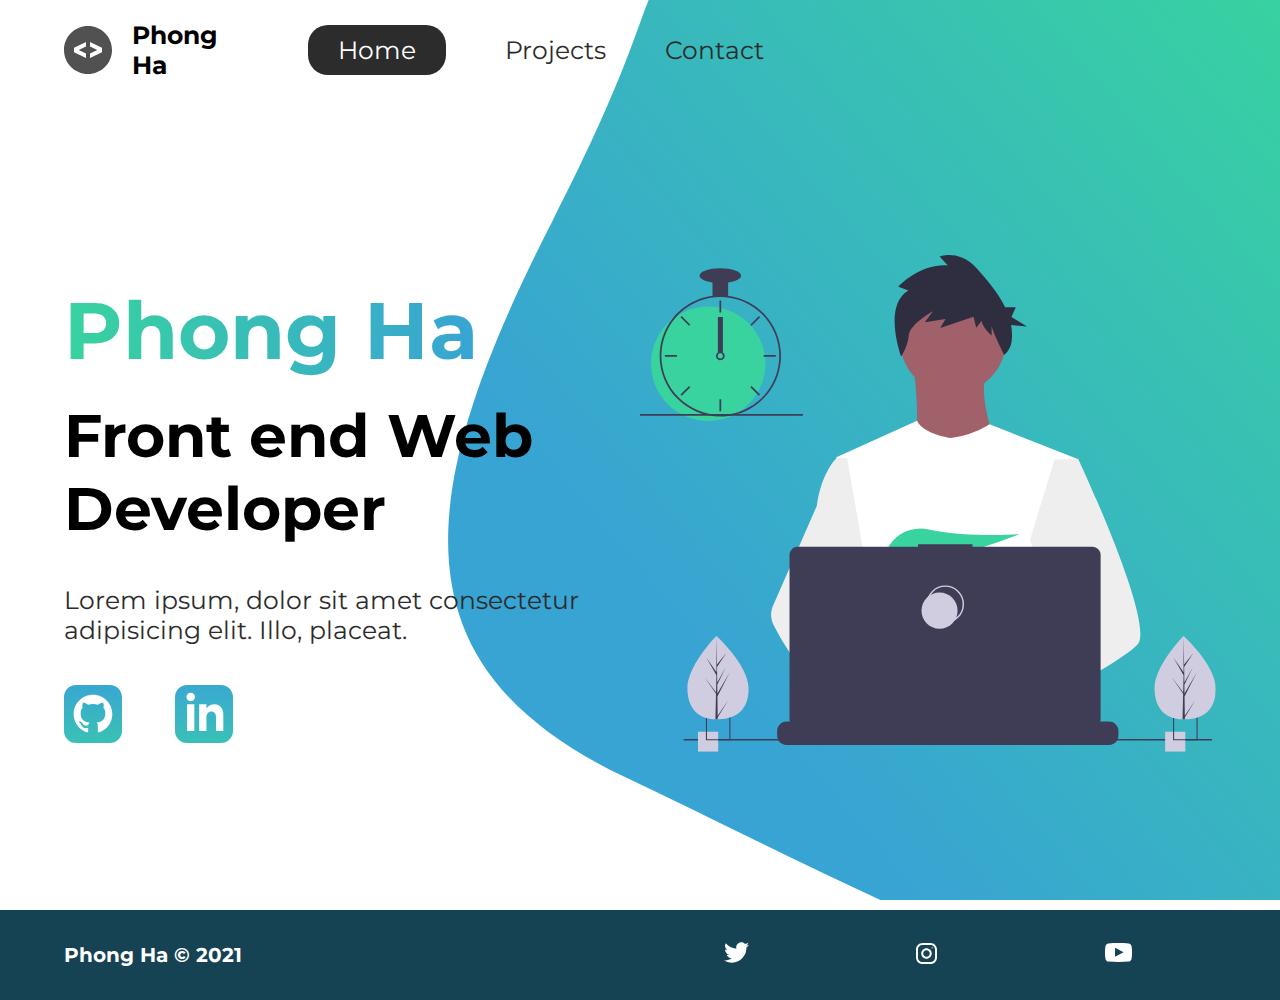
<file: index.html>
<!DOCTYPE html>
<html lang="en">
    <head>
        <meta charset="UTF-8" />
        <meta http-equiv="X-UA-Compatible" content="IE=edge" />
        <meta name="viewport" content="width=device-width, initial-scale=1.0" />
        <meta
            name="description"
            content="PhongHa is a front end web developer who specializes in html,css"
        />
        <meta name="robots" content="index,follow" />
        <title>PhongHa | Web developer</title>
        <link rel="preconnect" href="https://fonts.googleapis.com" />
        <link rel="preconnect" href="https://fonts.gstatic.com" crossorigin />
        <link
            href="https://fonts.googleapis.com/css2?family=Montserrat:wght@400;500&display=swap"
            rel="stylesheet"
        />
        <link rel="stylesheet" href="./styles/style.css" />
    </head>
    <body>
        <header class="main-head">
            <nav>
                <div class="logo">
                    <img src="./icons/code.svg" alt="logo" />
                    <h1>Phong Ha</h1>
                </div>
                <ul>
                    <li><a class="active" href="/">Home</a></li>
                    <li><a href="./projects/">Projects</a></li>
                    <li><a href="./contact/">Contact</a></li>
                </ul>
            </nav>
        </header>
        <section class="intro">
            <div class="intro-text">
                <h2>Phong Ha</h2>
                <h3>
                    Front end Web <br />
                    Developer
                </h3>
                <p>
                    Lorem ipsum, dolor sit amet consectetur adipisicing elit.
                    Illo, placeat.
                </p>
                <div class="intro-social">
                    <a href="#"
                        ><img src="./icons/github.svg" alt="github-social-link"
                    /></a>
                    <a href="#"
                        ><img
                            src="./icons/linked-in.svg"
                            alt="linkedin-social-link"
                    /></a>
                </div>
            </div>
            <div class="intro-images">
                <svg
                    width="799"
                    height="690"
                    viewBox="0 0 799 690"
                    fill="none"
                    xmlns="http://www.w3.org/2000/svg"
                >
                    <g
                        id="undraw_dev_productivity_umsq (1) 1"
                        clip-path="url(#clip0)"
                    >
                        <path
                            id="Vector"
                            d="M516.92 624.636C516.92 624.636 512.16 626.266 504.42 628.576C487.31 633.706 455.65 642.216 428.82 643.916C405.72 645.396 386.2 641.836 382.63 626.766C381.1 620.286 383.27 614.956 388 610.576C402.12 597.486 439 592.796 468.25 591.186C476.51 590.736 484.15 590.526 490.51 590.446C501.31 590.306 508.39 590.526 508.39 590.526L508.56 591.186L516.92 624.636Z"
                            fill="#A0616A"
                        />
                        <path
                            id="Vector_2"
                            d="M436.99 672.586C418.61 695.346 342.73 647.666 316.19 629.886C310.41 626.016 306.97 623.566 306.97 623.566L331.25 591.186L338.94 580.936C338.94 580.936 345.82 584.586 355.99 590.526C356.36 590.746 356.73 590.966 357.11 591.186C365.88 596.336 376.89 603.066 388 610.576C403.33 620.946 418.83 632.776 428.82 643.916C438.59 654.806 443.08 665.036 436.99 672.586Z"
                            fill="#A0616A"
                        />
                        <g id="me">
                            <path
                                id="Vector_3"
                                d="M434.672 191.952C475.283 191.607 507.926 158.406 507.582 117.795C507.237 77.1832 474.036 44.5403 433.425 44.8847C392.813 45.2291 360.17 78.4303 360.515 119.042C360.859 159.653 394.06 192.296 434.672 191.952Z"
                                fill="#A0616A"
                            />
                            <path
                                id="Vector_4"
                                d="M379.477 155.65C379.477 155.65 394.216 259.972 373.002 271.875C351.787 283.779 499.929 283.588 499.929 283.588C499.929 283.588 466.124 193.284 480.809 165.449L379.477 155.65Z"
                                fill="#A0616A"
                            />
                            <path
                                id="Vector_5"
                                d="M608.101 283.199L596.257 339.402L571.214 458.308L570.49 464.815L562.138 540.138L556.582 590.177L552.857 623.79C528.584 636.526 510.988 645.326 510.988 645.326C510.988 645.326 509.404 637.719 506.871 627.99C489.805 633.265 458.218 642.043 431.404 643.97C441.266 654.777 445.842 664.969 439.817 672.57C421.63 695.485 345.349 648.45 318.659 630.896C318.077 635.158 317.879 639.464 318.068 643.762L297.626 628.314L299.331 592.359L302.206 531.522L305.819 455.229C304.448 451.975 303.294 448.634 302.364 445.228C295.956 423.161 288.032 379.057 281.928 342.067C277.016 312.298 273.302 287.138 272.517 281.785C272.411 281.086 272.358 280.726 272.358 280.726L384.363 230.094C392.509 248.556 429.865 253.809 429.865 253.809C460.756 251.417 484.847 234.913 484.847 234.913L608.101 283.199Z"
                                fill="white"
                            />
                            <path
                                id="Vector_6"
                                d="M372.285 49.3811L358.49 43.9934C358.49 43.9934 386.969 12.1 426.99 14.513L415.635 2.22366C415.635 2.22366 443.04 -9.01799 468.283 19.6674C481.553 34.7467 496.908 52.4737 506.557 72.5077L521.281 72.3829L515.251 85.9663L536.874 99.3152L514.777 97.0719C516.155 104.471 516.421 112.034 515.566 119.511C514.683 126.991 510.928 133.835 505.094 138.598V138.598C505.094 138.598 487.743 103.449 487.696 97.9443L487.813 111.705C487.813 111.705 473.959 99.4371 473.889 91.1807L466.471 100.877L462.593 85.7717L416.475 101.301L423.87 88.8526L395.157 93.2246L406.278 77.9923C406.278 77.9923 373.932 96.1568 372.811 111.304C371.689 126.452 362.299 140.875 362.299 140.875C362.299 140.875 336.213 70.3294 372.285 49.3811Z"
                                fill="#2F2E41"
                            />
                            <path
                                id="Vector_7"
                                d="M690.215 540.422C682.794 548.605 664.338 560.992 641.951 574.422C633.623 579.413 624.757 584.559 615.71 589.676C594.122 601.889 571.514 614.001 552.857 623.79C528.584 636.526 510.988 645.326 510.988 645.326C510.988 645.326 509.403 637.719 506.871 627.99C503.48 614.968 498.397 598.141 493.184 590.715C493.002 590.456 492.82 590.218 492.638 589.979C491.121 588.022 489.601 586.885 488.112 586.897L562.138 540.138L594.127 519.926L570.489 464.814L540.842 395.683L557.908 339.727L575.062 283.479L608.101 283.199C608.101 283.199 619.243 306.985 633.514 340.166C635.647 345.128 637.851 350.299 640.096 355.64C669.469 425.394 706.176 522.836 690.215 540.422Z"
                                fill="#EEEEEE"
                            />
                            <path
                                id="Vector_8"
                                d="M358.123 591.2C355.41 591.212 352.702 591.456 350.029 591.928C327.074 596.073 320.47 616.94 318.659 630.896C318.077 635.158 317.879 639.464 318.068 643.761L297.626 628.314L290.178 622.687C272.316 616.628 256.353 605.733 242.483 592.84C230.449 581.456 219.634 568.849 210.213 555.223C200.831 541.793 192.448 527.692 185.134 513.034C183.094 508.943 181.977 504.454 181.864 499.884C181.751 495.314 182.644 490.775 184.48 486.588L209.154 430.327L245.218 348.098C245.471 346.146 245.752 344.237 246.059 342.371C252.995 300.511 272.367 281.786 272.367 281.786L287.286 281.659L297.778 341.932L310.813 416.815L302.364 445.227L282.839 510.845L302.205 531.522L358.123 591.2Z"
                                fill="#EEEEEE"
                            />
                        </g>
                        <path
                            id="Vector_9"
                            d="M372.877 415.806L385.631 430.686C390.37 429.783 395.319 428.721 400.416 427.529L396.752 415.806L405.71 426.256C459.707 412.975 526.637 387.155 526.637 387.155C526.637 387.155 454.379 392.453 400.428 380.666C376.558 375.451 351.998 387.284 342.202 409.668C336.508 422.679 337.403 433.951 357.596 433.951C364.419 433.835 371.223 433.195 377.949 432.037L372.877 415.806Z"
                            fill="#38D39F"
                        />
                        <path
                            id="Vector_10"
                            d="M663.65 660.386V666.456C663.654 668.122 663.345 669.774 662.74 671.326C662.472 672.018 662.147 672.687 661.77 673.326C660.578 675.326 658.887 676.983 656.862 678.133C654.838 679.283 652.549 679.887 650.22 679.886H203.67C201.342 679.887 199.053 679.283 197.028 678.133C195.003 676.983 193.312 675.326 192.12 673.326C191.743 672.687 191.419 672.018 191.15 671.326C190.546 669.774 190.237 668.122 190.24 666.456V660.386C190.24 658.622 190.587 656.876 191.262 655.246C191.936 653.616 192.926 652.136 194.173 650.888C195.42 649.641 196.901 648.652 198.53 647.977C200.16 647.302 201.906 646.955 203.67 646.956H229.41V644.126C229.41 644.052 229.425 643.979 229.453 643.911C229.481 643.843 229.522 643.782 229.574 643.73C229.626 643.678 229.688 643.636 229.756 643.608C229.824 643.58 229.897 643.566 229.97 643.566H243.4C243.474 643.566 243.547 643.58 243.615 643.608C243.683 643.636 243.745 643.678 243.797 643.73C243.849 643.782 243.89 643.843 243.918 643.911C243.946 643.979 243.96 644.052 243.96 644.126V646.956H252.35V644.126C252.35 644.052 252.365 643.979 252.393 643.911C252.421 643.843 252.462 643.782 252.514 643.73C252.566 643.678 252.628 643.636 252.696 643.608C252.764 643.58 252.837 643.566 252.91 643.566H266.34C266.414 643.566 266.487 643.58 266.555 643.608C266.623 643.636 266.684 643.678 266.736 643.73C266.789 643.782 266.83 643.843 266.858 643.911C266.886 643.979 266.9 644.052 266.9 644.126V646.956H275.3V644.126C275.3 644.052 275.315 643.979 275.343 643.911C275.371 643.843 275.412 643.782 275.464 643.73C275.516 643.678 275.578 643.636 275.646 643.608C275.714 643.58 275.787 643.566 275.86 643.566H289.29C289.364 643.566 289.437 643.58 289.505 643.608C289.573 643.636 289.634 643.678 289.686 643.73C289.739 643.782 289.78 643.843 289.808 643.911C289.836 643.979 289.85 644.052 289.85 644.126V646.956H298.24V644.126C298.24 644.052 298.255 643.979 298.283 643.911C298.311 643.843 298.352 643.782 298.404 643.73C298.456 643.678 298.518 643.636 298.586 643.608C298.654 643.58 298.727 643.566 298.8 643.566H312.23C312.304 643.566 312.377 643.58 312.445 643.608C312.513 643.636 312.574 643.678 312.626 643.73C312.678 643.782 312.72 643.843 312.748 643.911C312.776 643.979 312.79 644.052 312.79 644.126V646.956H321.18V644.126C321.18 644.052 321.194 643.979 321.223 643.911C321.251 643.843 321.292 643.782 321.344 643.73C321.396 643.678 321.458 643.636 321.526 643.608C321.594 643.58 321.667 643.566 321.74 643.566H335.17C335.244 643.566 335.317 643.58 335.385 643.608C335.453 643.636 335.514 643.678 335.566 643.73C335.618 643.782 335.66 643.843 335.688 643.911C335.716 643.979 335.73 644.052 335.73 644.126V646.956H344.13V644.126C344.13 644.052 344.145 643.979 344.173 643.911C344.201 643.843 344.242 643.782 344.294 643.73C344.346 643.678 344.408 643.636 344.476 643.608C344.544 643.58 344.617 643.566 344.69 643.566H358.12C358.194 643.566 358.267 643.58 358.335 643.608C358.403 643.636 358.464 643.678 358.516 643.73C358.569 643.782 358.61 643.843 358.638 643.911C358.666 643.979 358.68 644.052 358.68 644.126V646.956H367.07V644.126C367.07 644.052 367.085 643.979 367.113 643.911C367.141 643.843 367.182 643.782 367.234 643.73C367.286 643.678 367.348 643.636 367.416 643.608C367.484 643.58 367.557 643.566 367.63 643.566H472.83C472.904 643.566 472.977 643.58 473.045 643.608C473.113 643.636 473.174 643.678 473.227 643.73C473.279 643.782 473.32 643.843 473.348 643.911C473.376 643.979 473.39 644.052 473.39 644.126V646.956H481.79V644.126C481.79 644.052 481.804 643.979 481.833 643.911C481.861 643.843 481.902 643.782 481.954 643.73C482.006 643.678 482.068 643.636 482.136 643.608C482.204 643.58 482.277 643.566 482.35 643.566H495.78C495.928 643.567 496.07 643.627 496.175 643.732C496.279 643.836 496.339 643.978 496.34 644.126V646.956H504.73V644.126C504.73 644.052 504.745 643.979 504.773 643.911C504.801 643.843 504.842 643.782 504.894 643.73C504.946 643.678 505.008 643.636 505.076 643.608C505.144 643.58 505.217 643.566 505.29 643.566H518.72C518.794 643.566 518.867 643.58 518.935 643.608C519.003 643.636 519.065 643.678 519.117 643.73C519.169 643.782 519.21 643.843 519.238 643.911C519.266 643.979 519.28 644.052 519.28 644.126V646.956H527.67V644.126C527.67 644.052 527.685 643.979 527.713 643.911C527.741 643.843 527.782 643.782 527.834 643.73C527.886 643.678 527.948 643.636 528.016 643.608C528.084 643.58 528.157 643.566 528.23 643.566H541.66C541.734 643.566 541.807 643.58 541.875 643.608C541.943 643.636 542.005 643.678 542.057 643.73C542.109 643.782 542.15 643.843 542.178 643.911C542.206 643.979 542.22 644.052 542.22 644.126V646.956H550.62V644.126C550.62 644.052 550.635 643.979 550.663 643.911C550.691 643.843 550.732 643.782 550.784 643.73C550.836 643.678 550.898 643.636 550.966 643.608C551.034 643.58 551.107 643.566 551.18 643.566H564.61C564.757 643.568 564.898 643.628 565.001 643.733C565.104 643.837 565.161 643.979 565.16 644.126V646.956H573.56V644.126C573.56 644.052 573.575 643.979 573.603 643.911C573.631 643.843 573.672 643.782 573.724 643.73C573.776 643.678 573.838 643.636 573.906 643.608C573.974 643.58 574.047 643.566 574.12 643.566H587.55C587.624 643.566 587.697 643.58 587.765 643.608C587.833 643.636 587.895 643.678 587.947 643.73C587.999 643.782 588.04 643.843 588.068 643.911C588.096 643.979 588.11 644.052 588.11 644.126V646.956H596.5V644.126C596.5 644.052 596.515 643.979 596.543 643.911C596.571 643.843 596.612 643.782 596.664 643.73C596.716 643.678 596.778 643.636 596.846 643.608C596.914 643.58 596.987 643.566 597.06 643.566H610.49C610.564 643.566 610.637 643.58 610.705 643.608C610.773 643.636 610.835 643.678 610.887 643.73C610.939 643.782 610.98 643.843 611.008 643.911C611.036 643.979 611.05 644.052 611.05 644.126V646.956H650.22C651.984 646.955 653.731 647.302 655.36 647.977C656.99 648.652 658.471 649.641 659.718 650.888C660.965 652.136 661.954 653.616 662.629 655.246C663.304 656.876 663.651 658.622 663.65 660.386Z"
                            fill="#3F3D56"
                        />
                        <path
                            id="Vector_11"
                            d="M793.5 671.326H60.5V673.326H793.5V671.326Z"
                            fill="#3F3D56"
                        />
                        <path
                            id="Vector_12"
                            d="M627.694 404.757H461.251V401.326H385.78V404.757H218.651C215.665 404.757 212.801 405.943 210.69 408.054C208.578 410.166 207.392 413.029 207.392 416.015V643.927C207.392 646.913 208.578 649.776 210.69 651.888C212.801 653.999 215.665 655.185 218.651 655.185H627.694C630.68 655.185 633.544 653.999 635.655 651.888C637.767 649.776 638.953 646.913 638.953 643.927V416.015C638.953 414.537 638.662 413.073 638.096 411.707C637.53 410.341 636.701 409.1 635.655 408.054C634.61 407.009 633.369 406.18 632.003 405.614C630.637 405.048 629.173 404.757 627.694 404.757Z"
                            fill="#3F3D56"
                        />
                        <path
                            id="Vector_13"
                            d="M423.5 509.326C437.307 509.326 448.5 498.133 448.5 484.326C448.5 470.519 437.307 459.326 423.5 459.326C409.693 459.326 398.5 470.519 398.5 484.326C398.5 498.133 409.693 509.326 423.5 509.326Z"
                            stroke="#D0CDE1"
                            stroke-width="2"
                            stroke-miterlimit="10"
                        />
                        <path
                            id="Vector_14"
                            d="M415.5 518.326C429.307 518.326 440.5 507.133 440.5 493.326C440.5 479.519 429.307 468.326 415.5 468.326C401.693 468.326 390.5 479.519 390.5 493.326C390.5 507.133 401.693 518.326 415.5 518.326Z"
                            fill="#D0CDE1"
                        />
                        <path
                            id="Vector_15"
                            d="M108.446 661.223H80.4463V689.223H108.446V661.223Z"
                            fill="#D0CDE1"
                        />
                        <path
                            id="Vector_16"
                            d="M91.4502 639.223V673.223H125.45V639.223H91.4502ZM123.97 671.743H92.9202V640.703H123.97V671.743Z"
                            fill="#3F3D56"
                        />
                        <path
                            id="Vector_17"
                            d="M756.446 661.223H728.446V689.223H756.446V661.223Z"
                            fill="#D0CDE1"
                        />
                        <path
                            id="Vector_18"
                            d="M739.45 639.223V673.223H773.45V639.223H739.45ZM771.97 671.743H740.92V640.703H771.97V671.743Z"
                            fill="#3F3D56"
                        />
                        <path
                            id="Vector_19"
                            d="M94.5802 230.113C138.399 230.113 173.921 194.592 173.921 150.773C173.921 106.955 138.399 71.4326 94.5802 71.4326C50.7617 71.4326 15.2397 106.955 15.2397 150.773C15.2397 194.592 50.7617 230.113 94.5802 230.113Z"
                            fill="#38D39F"
                        />
                        <path
                            id="Vector_20"
                            d="M122.229 56.4899C115.045 55.5763 107.774 55.5763 100.59 56.4899C84.586 58.5913 69.5203 65.2398 57.181 75.6465C44.8417 86.0532 35.7467 99.7813 30.9754 115.202C28.8053 122.229 27.5764 129.514 27.3208 136.864C27.2848 137.886 27.2607 138.92 27.2607 139.954C27.283 162.264 36.1559 183.655 51.932 199.431C67.7082 215.207 89.0989 224.08 111.41 224.103C113.201 224.103 114.992 224.042 116.759 223.934C120.907 223.674 125.03 223.103 129.093 222.227C148.495 218.055 165.798 207.161 177.947 191.468C190.095 175.776 196.308 156.295 195.487 136.467C194.665 116.638 186.863 97.738 173.459 83.1039C160.054 68.4698 141.909 59.0435 122.229 56.4899H122.229ZM137.748 217.347H137.736C130.959 219.659 123.905 221.062 116.759 221.518C114.992 221.638 113.201 221.698 111.41 221.698C89.7377 221.672 68.961 213.051 53.6367 197.727C38.3123 182.402 29.6914 161.626 29.6649 139.954C29.6649 138.92 29.689 137.886 29.725 136.864C30.5514 115.744 39.5156 95.7617 54.7411 81.1008C69.9666 66.44 90.273 58.237 111.41 58.2089C130.776 58.21 149.513 65.0865 164.283 77.6131C179.052 90.1398 188.895 107.503 192.057 126.61C195.219 145.716 191.496 165.325 181.55 181.942C171.604 198.559 156.081 211.106 137.748 217.347H137.748Z"
                            fill="#3F3D56"
                        />
                        <path
                            id="Vector_21"
                            d="M112.612 63.0176H110.208V79.8474H112.612V63.0176Z"
                            fill="#3F3D56"
                        />
                        <path
                            id="Vector_22"
                            d="M57.8578 84.7018L56.1577 86.4019L68.0582 98.3023L69.7582 96.6022L57.8578 84.7018Z"
                            fill="#3F3D56"
                        />
                        <path
                            id="Vector_23"
                            d="M34.4736 138.751V141.156H51.3034V138.751H34.4736Z"
                            fill="#3F3D56"
                        />
                        <path
                            id="Vector_24"
                            d="M56.1578 193.506L57.8579 195.206L69.7584 183.306L68.0583 181.606L56.1578 193.506Z"
                            fill="#3F3D56"
                        />
                        <path
                            id="Vector_25"
                            d="M153.062 96.6022L154.762 98.3022L166.662 86.4018L164.962 84.7017L153.062 96.6022Z"
                            fill="#3F3D56"
                        />
                        <path
                            id="Vector_26"
                            d="M171.516 138.751V141.156H188.346V138.751H171.516Z"
                            fill="#3F3D56"
                        />
                        <path
                            id="Vector_27"
                            d="M154.762 181.605L153.062 183.305L164.962 195.206L166.662 193.506L154.762 181.605Z"
                            fill="#3F3D56"
                        />
                        <path
                            id="Vector_28"
                            d="M112.612 200.06H110.208V216.89H112.612V200.06Z"
                            fill="#3F3D56"
                        />
                        <path
                            id="Vector_29"
                            d="M115.016 135.145C113.976 134.365 112.711 133.943 111.41 133.943C110.11 133.943 108.844 134.365 107.804 135.145C107.091 135.686 106.505 136.375 106.085 137.165C105.552 138.181 105.322 139.329 105.421 140.473C105.52 141.616 105.944 142.707 106.644 143.617C107.343 144.527 108.288 145.218 109.368 145.608C110.447 145.997 111.616 146.07 112.735 145.817C113.855 145.564 114.878 144.996 115.685 144.179C116.492 143.363 117.048 142.333 117.288 141.21C117.528 140.088 117.441 138.92 117.039 137.846C116.636 136.771 115.935 135.834 115.017 135.145H115.016ZM111.41 143.56C110.454 143.557 109.539 143.176 108.863 142.501C108.187 141.825 107.807 140.909 107.804 139.954C107.808 139.224 108.03 138.513 108.441 137.91C108.793 137.4 109.271 136.989 109.828 136.718C110.386 136.446 111.004 136.323 111.623 136.361C112.241 136.398 112.84 136.594 113.361 136.931C113.881 137.267 114.307 137.732 114.595 138.281C114.883 138.83 115.025 139.444 115.007 140.063C114.989 140.683 114.811 141.287 114.491 141.818C114.17 142.349 113.719 142.788 113.179 143.093C112.639 143.398 112.03 143.559 111.41 143.56V143.56Z"
                            fill="#3F3D56"
                        />
                        <path
                            id="Vector_30"
                            d="M122.229 35.3687H100.591V57.007H122.229V35.3687Z"
                            fill="#3F3D56"
                        />
                        <path
                            id="Vector_31"
                            d="M111.41 38.9748C127.344 38.9748 140.261 34.4 140.261 28.7567C140.261 23.1134 127.344 18.5386 111.41 18.5386C95.4757 18.5386 82.5586 23.1134 82.5586 28.7567C82.5586 34.4 95.4757 38.9748 111.41 38.9748Z"
                            fill="#3F3D56"
                        />
                        <path
                            id="clock-arrow"
                            d="M115 86H108V135H115V86Z"
                            fill="#3F3D56"
                        />
                        <path
                            id="Vector_32"
                            d="M226 220.44H0V222.844H226V220.44Z"
                            fill="#3F3D56"
                        />
                        <g id="plant-left">
                            <path
                                id="Vector_33"
                                d="M150.594 599.754C151.527 631.704 132.858 643.413 109.43 644.097C108.886 644.113 108.344 644.123 107.805 644.126C106.719 644.135 105.643 644.117 104.577 644.072C83.3891 643.193 66.6172 631.945 65.7495 602.232C64.8515 571.482 103.018 531.529 105.882 528.574L105.887 528.571C105.996 528.458 106.052 528.402 106.052 528.402C106.052 528.402 149.661 567.807 150.594 599.754Z"
                                fill="#D0CDE1"
                            />
                            <path
                                id="Vector_34"
                                d="M107.744 639.255L122.626 617.124L107.774 641.636L107.805 644.126C106.719 644.135 105.643 644.117 104.577 644.072L105.315 612.06L105.295 611.813L105.322 611.766L105.393 608.741L89.0952 585.078L105.374 606.477L105.432 607.116L105.989 582.93L91.9122 558.397L106.029 578.681L105.882 528.574L105.882 528.407L105.887 528.571L106.821 568.062L119.651 552.021L106.863 571.464L107.143 593.098L118.949 571.984L107.187 596.279L107.343 608.308L124.512 578.897L107.395 612.505L107.744 639.255Z"
                                fill="#3F3D56"
                            />
                        </g>
                        <g id="plant-right">
                            <path
                                id="Vector_35"
                                d="M798.594 599.754C799.527 631.704 780.858 643.413 757.43 644.097C756.886 644.113 756.344 644.123 755.805 644.126C754.719 644.135 753.643 644.117 752.577 644.072C731.389 643.193 714.617 631.945 713.749 602.232C712.851 571.482 751.018 531.529 753.882 528.574L753.887 528.571C753.996 528.458 754.052 528.402 754.052 528.402C754.052 528.402 797.661 567.807 798.594 599.754Z"
                                fill="#D0CDE1"
                            />
                            <path
                                id="Vector_36"
                                d="M755.744 639.255L770.626 617.124L755.774 641.636L755.805 644.126C754.719 644.135 753.643 644.117 752.577 644.072L753.315 612.06L753.295 611.813L753.323 611.766L753.393 608.741L737.095 585.078L753.374 606.477L753.432 607.116L753.989 582.93L739.912 558.397L754.029 578.681L753.882 528.574L753.882 528.407L753.887 528.571L754.821 568.062L767.651 552.021L754.864 571.464L755.143 593.098L766.949 571.984L755.187 596.279L755.343 608.308L772.512 578.897L755.395 612.505L755.744 639.255Z"
                                fill="#3F3D56"
                            />
                        </g>
                    </g>
                    <defs>
                        <clipPath id="clip0">
                            <rect
                                width="798.627"
                                height="689.223"
                                fill="white"
                            />
                        </clipPath>
                    </defs>
                </svg>
                <img class="splash" src="./img/splash.svg" alt="" />
            </div>
        </section>
        <footer>
            <h4>Phong Ha &copy; 2021</h4>
            <ul>
                <li>
                    <a href="#"
                        ><img src="/icons/twitter 1.svg" alt="twitter-social"
                    /></a>
                </li>
                <li>
                    <a href="#"
                        ><img
                            src="/icons/instagram 1.svg"
                            alt="instagram-social"
                    /></a>
                </li>
                <li>
                    <a href="#"
                        ><img
                            src="/icons/youtube-symbol 1.svg"
                            alt="youtube-social"
                    /></a>
                </li>
            </ul>
        </footer>
    </body>
</html>
</file>
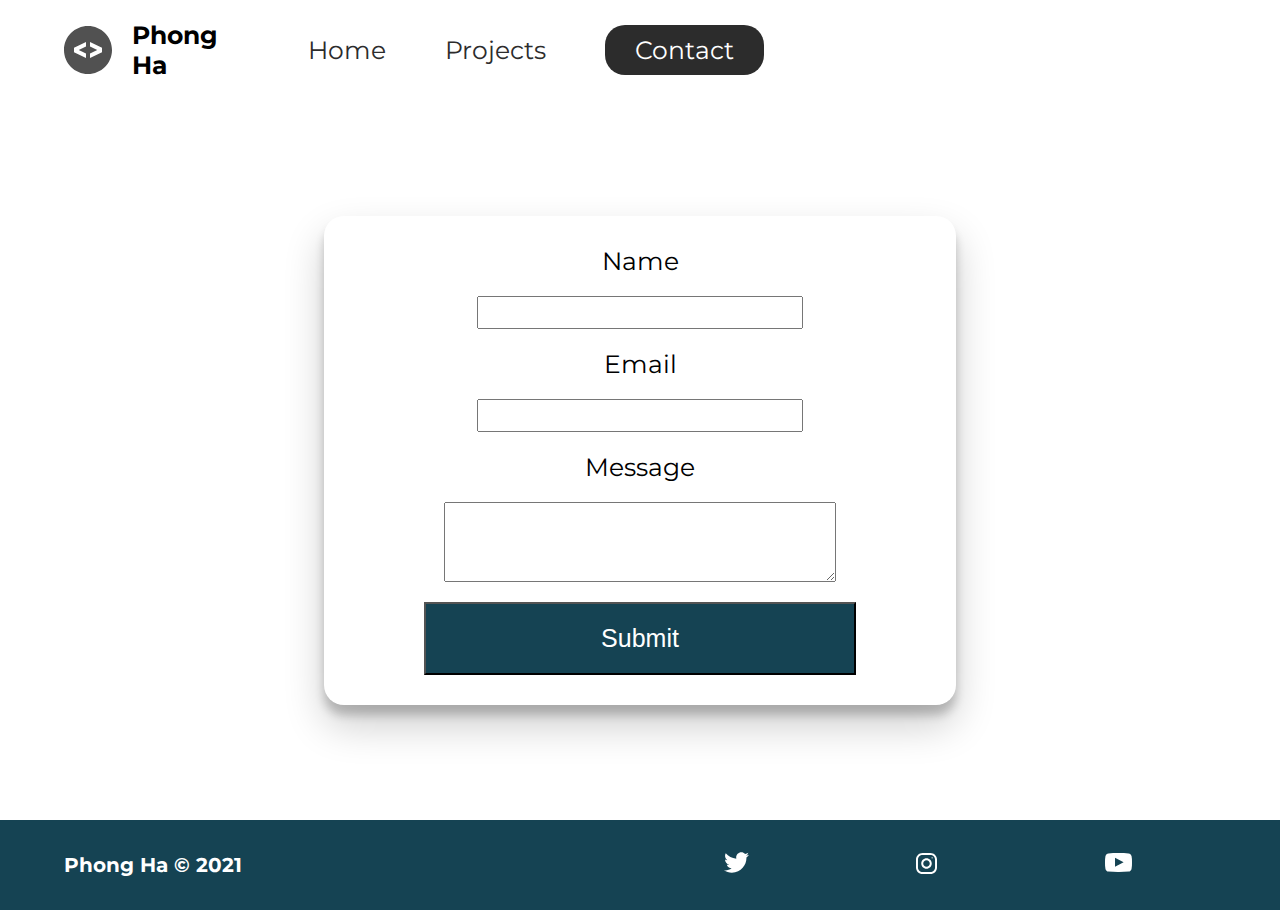
<file: contact/index.html>
<!DOCTYPE html>
<html lang="en">
    <head>
        <meta charset="UTF-8" />
        <meta http-equiv="X-UA-Compatible" content="IE=edge" />
        <meta name="viewport" content="width=device-width, initial-scale=1.0" />
        <meta
            name="description"
            content="PhongHa is a front end web developer who specializes in html,css"
        />
        <meta name="robots" content="index,follow" />
        <title>PhongHa | Web developer</title>
        <link rel="preconnect" href="https://fonts.googleapis.com" />
        <link rel="preconnect" href="https://fonts.gstatic.com" crossorigin />
        <link
            href="https://fonts.googleapis.com/css2?family=Montserrat:wght@400;500&display=swap"
            rel="stylesheet"
        />
        <link rel="stylesheet" href="../styles/style.css" />
    </head>
    <body>
        <header class="main-head">
            <nav>
                <div class="logo">
                    <img src="../icons/code.svg" alt="logo" />
                    <h1>Phong Ha</h1>
                </div>
                <ul>
                    <li><a href="../index.html">Home</a></li>
                    <li><a href="../projects/">Projects</a></li>
                    <li><a class="active" href="./index.html">Contact</a></li>
                </ul>
            </nav>
        </header>
        <section class="form-section">
            <form>
                <label for="name">Name</label>
                <input type="text" name="name" id="name" required />
                <label for="email">Email</label>
                <input type="email" name="email" id="email" required />
                <label for="message">Message</label>
                <textarea
                    name="message"
                    id="message"
                    cols="30"
                    rows="10"
                ></textarea>
                <button type="submit">Submit</button>
            </form>
        </section>
        <footer>
            <h4>Phong Ha &copy; 2021</h4>
            <ul>
                <li>
                    <a href="#"
                        ><img src="/icons/twitter 1.svg" alt="twitter-social"
                    /></a>
                </li>
                <li>
                    <a href="#"
                        ><img
                            src="/icons/instagram 1.svg"
                            alt="instagram-social"
                    /></a>
                </li>
                <li>
                    <a href="#"
                        ><img
                            src="/icons/youtube-symbol 1.svg"
                            alt="youtube-social"
                    /></a>
                </li>
            </ul>
        </footer>
    </body>
</html>
</file>
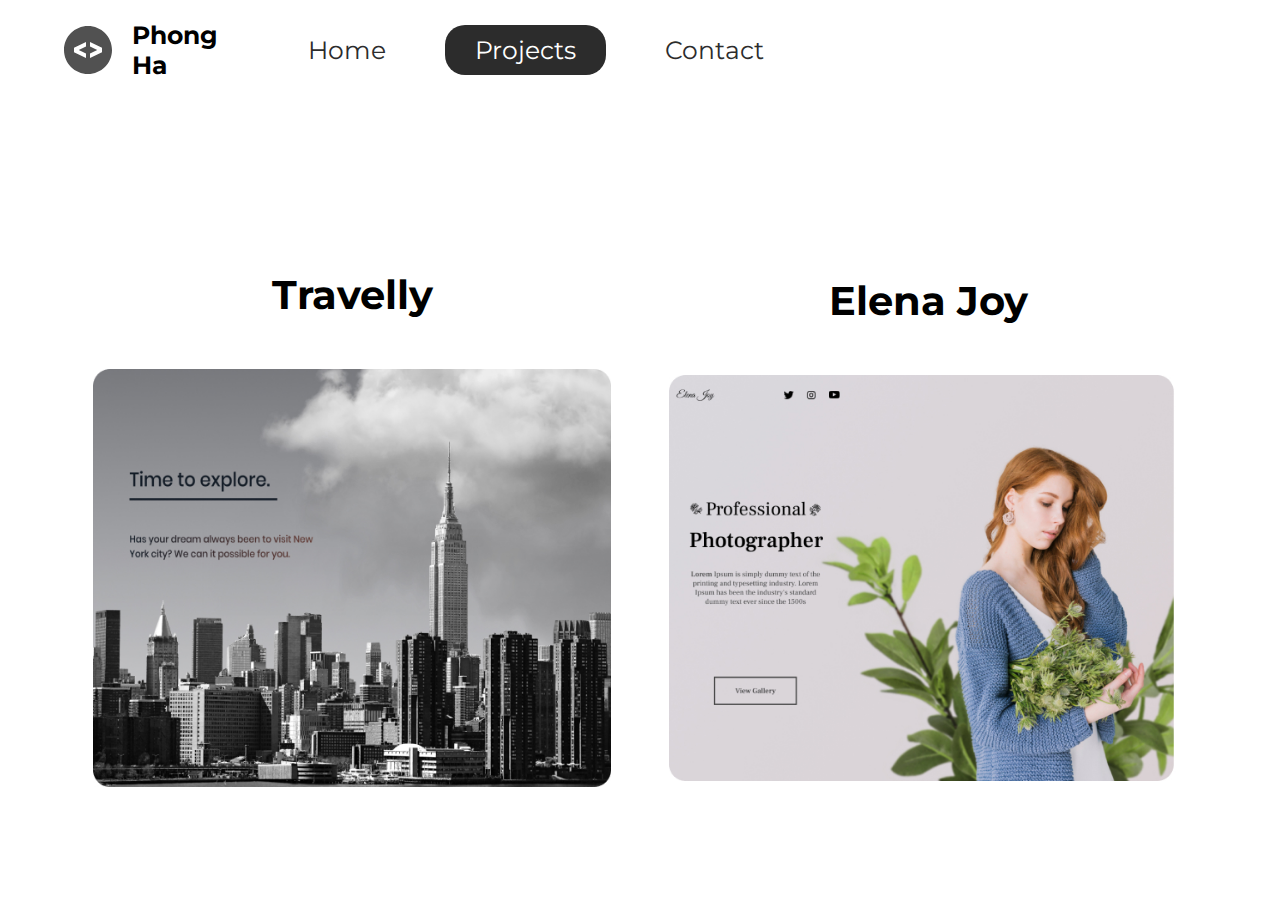
<file: projects/index.html>
<!DOCTYPE html>
<html lang="en">
    <head>
        <meta charset="UTF-8" />
        <meta http-equiv="X-UA-Compatible" content="IE=edge" />
        <meta name="viewport" content="width=device-width, initial-scale=1.0" />
        <meta
            name="description"
            content="PhongHa is a front end web developer who specializes in html,css"
        />
        <meta name="robots" content="index,follow" />
        <title>PhongHa | Web developer</title>
        <link rel="preconnect" href="https://fonts.googleapis.com" />
        <link rel="preconnect" href="https://fonts.gstatic.com" crossorigin />
        <link
            href="https://fonts.googleapis.com/css2?family=Montserrat:wght@400;500&display=swap"
            rel="stylesheet"
        />
        <link rel="stylesheet" href="../styles/style.css" />
    </head>
    <body>
        <header class="main-head">
            <nav>
                <div class="logo">
                    <img src="../icons/code.svg" alt="logo" />
                    <h1>Phong Ha</h1>
                </div>
                <ul>
                    <li><a href="../index.html">Home</a></li>
                    <li><a class="active" href="/index.html">Projects</a></li>
                    <li><a href="/">Contact</a></li>
                </ul>
            </nav>
        </header>
        <section class="projects">
            <div class="travelly">
                <h2>Travelly</h2>
                <img src="../img/travelly.jpg" alt="travelly-project" />
            </div>
            <div class="elena">
                <h2>Elena Joy</h2>
                <img src="../img/elena-joy.jpg" alt="elena-project" />
            </div>
        </section>
    </body>
</html>
</file>
<file: styles/style.css>
* {
  margin: 0;
  padding: 0;
  -webkit-box-sizing: border-box;
          box-sizing: border-box;
}

html {
  font-size: 62.5%;
}

body {
  font-family: "Montserrat", sans-serif;
}

h1 {
  font-size: 2.5rem;
}

li,
button,
label,
input,
a,
p {
  font-size: 2.5rem;
}

h2 {
  font-size: 4rem;
}

h3 {
  font-size: 2.5rem;
}

h4,
h5 {
  font-size: 2rem;
}

ul {
  list-style: none;
}

a {
  text-decoration: none;
  color: #2c2c2c;
}

.main-head {
  width: 95%;
  margin: 0 0 0 auto;
}

nav {
  display: -webkit-box;
  display: -ms-flexbox;
  display: flex;
  -webkit-box-pack: justify;
      -ms-flex-pack: justify;
          justify-content: space-between;
  -webkit-box-align: center;
      -ms-flex-align: center;
          align-items: center;
  -webkit-box-orient: horizontal;
  -webkit-box-direction: normal;
      -ms-flex-direction: row;
          flex-direction: row;
  min-height: 10vh;
  width: 60%;
  -ms-flex-wrap: wrap;
      flex-wrap: wrap;
}

nav .logo {
  display: -webkit-box;
  display: -ms-flexbox;
  display: flex;
  -webkit-box-pack: start;
      -ms-flex-pack: start;
          justify-content: flex-start;
  -webkit-box-align: center;
      -ms-flex-align: center;
          align-items: center;
  -webkit-box-orient: horizontal;
  -webkit-box-direction: normal;
      -ms-flex-direction: row;
          flex-direction: row;
  -webkit-box-flex: 1;
      -ms-flex: 1 1 10rem;
          flex: 1 1 10rem;
}

nav .logo h1 {
  margin: 2rem;
}

nav ul {
  display: -webkit-box;
  display: -ms-flexbox;
  display: flex;
  -ms-flex-pack: distribute;
      justify-content: space-around;
  -webkit-box-align: center;
      -ms-flex-align: center;
          align-items: center;
  -webkit-box-orient: horizontal;
  -webkit-box-direction: normal;
      -ms-flex-direction: row;
          flex-direction: row;
  -webkit-box-flex: 1;
      -ms-flex: 1 1 40rem;
          flex: 1 1 40rem;
}

.intro {
  min-height: 90vh;
  width: 90%;
  margin: auto;
  -ms-flex-wrap: wrap;
      flex-wrap: wrap;
  display: -webkit-box;
  display: -ms-flexbox;
  display: flex;
  -ms-flex-pack: distribute;
      justify-content: space-around;
  -webkit-box-align: center;
      -ms-flex-align: center;
          align-items: center;
  -webkit-box-orient: horizontal;
  -webkit-box-direction: normal;
      -ms-flex-direction: row;
          flex-direction: row;
}

.intro h2 {
  font-size: 8rem;
  padding-top: 2rem;
  background: -webkit-gradient(linear, left top, right top, from(#38d39f), to(#38a4d3));
  background: linear-gradient(left, #38d39f, #38a4d3);
  -webkit-background-clip: text;
  background-clip: text;
  -webkit-text-fill-color: transparent;
  display: inline-block;
}

.intro h3 {
  font-size: 6rem;
  padding: 2rem 0rem;
}

.intro p {
  padding-top: 2rem;
  color: #2c2c2c;
}

.splash {
  position: absolute;
  top: 0;
  right: 0;
  height: 100%;
  z-index: -1;
}

.intro-social {
  margin-top: 4rem;
}

.intro-social a {
  margin-right: 5rem;
}

.active {
  background: #2c2c2c;
  color: white;
  padding: 1rem 3rem;
  border-radius: 2rem;
}

.intro-text,
.intro-images {
  -webkit-box-flex: 1;
      -ms-flex: 1 1 40rem;
          flex: 1 1 40rem;
}

.intro-images svg {
  width: 100%;
  height: 100%;
}

#plant-left {
  -webkit-animation: plant 1.5s ease infinite alternate;
          animation: plant 1.5s ease infinite alternate;
}

#plant-right {
  -webkit-animation: plant 1.5s ease infinite alternate 0.5s;
          animation: plant 1.5s ease infinite alternate 0.5s;
}

#me {
  -webkit-animation: me 1s ease infinite alternate;
          animation: me 1s ease infinite alternate;
  -webkit-transform-origin: bottom;
          transform-origin: bottom;
}

#clock-arrow {
  -webkit-animation: clock 1.5s infinite linear;
          animation: clock 1.5s infinite linear;
  transform-box: fill-box;
  -webkit-transform-origin: bottom;
          transform-origin: bottom;
}

@-webkit-keyframes me {
  from {
    -webkit-transform: rotateZ(-5deg);
            transform: rotateZ(-5deg);
  }
  to {
    -webkit-transform: rotateZ(5deg);
            transform: rotateZ(5deg);
  }
}

@keyframes me {
  from {
    -webkit-transform: rotateZ(-5deg);
            transform: rotateZ(-5deg);
  }
  to {
    -webkit-transform: rotateZ(5deg);
            transform: rotateZ(5deg);
  }
}

@-webkit-keyframes plant {
  from {
    -webkit-transform: translateY(0%);
            transform: translateY(0%);
  }
  to {
    -webkit-transform: translateY(-30%);
            transform: translateY(-30%);
  }
}

@keyframes plant {
  from {
    -webkit-transform: translateY(0%);
            transform: translateY(0%);
  }
  to {
    -webkit-transform: translateY(-30%);
            transform: translateY(-30%);
  }
}

@-webkit-keyframes clock {
  from {
    -webkit-transform: rotateZ(0deg);
            transform: rotateZ(0deg);
  }
  to {
    -webkit-transform: rotateZ(360deg);
            transform: rotateZ(360deg);
  }
}

@keyframes clock {
  from {
    -webkit-transform: rotateZ(0deg);
            transform: rotateZ(0deg);
  }
  to {
    -webkit-transform: rotateZ(360deg);
            transform: rotateZ(360deg);
  }
}

.projects {
  width: 90%;
  margin: auto;
  min-height: 90vh;
  display: -webkit-box;
  display: -ms-flexbox;
  display: flex;
  -webkit-box-pack: justify;
      -ms-flex-pack: justify;
          justify-content: space-between;
  -webkit-box-align: center;
      -ms-flex-align: center;
          align-items: center;
  -webkit-box-orient: horizontal;
  -webkit-box-direction: normal;
      -ms-flex-direction: row;
          flex-direction: row;
  text-align: center;
  -ms-flex-wrap: wrap;
      flex-wrap: wrap;
}

.projects h2 {
  margin: 5rem;
}

.travelly,
.elena {
  -webkit-box-flex: 1;
      -ms-flex: 1 1 40rem;
          flex: 1 1 40rem;
}

.travelly img,
.elena img {
  max-height: 90%;
  max-width: 90%;
  width: 100%;
  height: 100%;
}

.form-section {
  min-height: 80vh;
  max-height: 80%;
  height: 100%;
  display: -webkit-box;
  display: -ms-flexbox;
  display: flex;
  -webkit-box-pack: center;
      -ms-flex-pack: center;
          justify-content: center;
  -webkit-box-align: center;
      -ms-flex-align: center;
          align-items: center;
  -webkit-box-orient: horizontal;
  -webkit-box-direction: normal;
      -ms-flex-direction: row;
          flex-direction: row;
}

.form-section form {
  padding: 3rem 10rem;
  -webkit-box-shadow: 0px 10px 10px rgba(0, 0, 0, 0.2), 0px 20px 40px rgba(0, 0, 0, 0.2);
          box-shadow: 0px 10px 10px rgba(0, 0, 0, 0.2), 0px 20px 40px rgba(0, 0, 0, 0.2);
  display: -webkit-box;
  display: -ms-flexbox;
  display: flex;
  -webkit-box-pack: center;
      -ms-flex-pack: center;
          justify-content: center;
  -webkit-box-align: center;
      -ms-flex-align: center;
          align-items: center;
  -webkit-box-orient: vertical;
  -webkit-box-direction: normal;
      -ms-flex-direction: column;
          flex-direction: column;
  border-radius: 2rem;
}

.form-section form input,
.form-section form textarea {
  margin: 2rem;
}

.form-section form input:focus,
.form-section form textarea:focus {
  outline: 2px solid black;
}

.form-section form textarea {
  font-family: "Montserrat", sans-serif;
  font-size: 2rem;
  max-height: 8rem;
}

.form-section form button {
  width: 100%;
  padding: 2rem;
  background: #154353;
  color: white;
}

.form-section form button:focus {
  background: #33696b;
}

footer {
  min-height: 10vh;
  background: #154353;
  color: white;
  padding: 0% 5%;
  display: -webkit-box;
  display: -ms-flexbox;
  display: flex;
  -webkit-box-pack: start;
      -ms-flex-pack: start;
          justify-content: flex-start;
  -webkit-box-align: center;
      -ms-flex-align: center;
          align-items: center;
  -webkit-box-orient: horizontal;
  -webkit-box-direction: normal;
      -ms-flex-direction: row;
          flex-direction: row;
}

footer ul {
  -webkit-box-flex: 1;
      -ms-flex: 1 1 40rem;
          flex: 1 1 40rem;
  display: -webkit-box;
  display: -ms-flexbox;
  display: flex;
  -ms-flex-pack: distribute;
      justify-content: space-around;
  -webkit-box-align: center;
      -ms-flex-align: center;
          align-items: center;
  -webkit-box-orient: horizontal;
  -webkit-box-direction: normal;
      -ms-flex-direction: row;
          flex-direction: row;
}

footer h4 {
  -webkit-box-flex: 1;
      -ms-flex: 1 1 40rem;
          flex: 1 1 40rem;
}

@media screen and (max-width: 930px) {
  html {
    font-size: 53%;
  }
  .splash {
    display: none;
  }
  svg {
    width: 80%;
  }
  nav {
    width: 100%;
  }
  .intro-social img {
    max-width: 70%;
  }
}

@media screen and (max-width: 754px) {
  html {
    font-size: 45%;
  }
  svg {
    height: 60%;
  }
  .main-head {
    width: 100%;
  }
  nav .logo {
    display: -webkit-box;
    display: -ms-flexbox;
    display: flex;
    -webkit-box-pack: center;
        -ms-flex-pack: center;
            justify-content: center;
    -webkit-box-align: center;
        -ms-flex-align: center;
            align-items: center;
    -webkit-box-orient: vertical;
    -webkit-box-direction: normal;
        -ms-flex-direction: column;
            flex-direction: column;
    -webkit-box-flex: 1;
        -ms-flex: 1 1 20rem;
            flex: 1 1 20rem;
    margin-top: 2rem;
  }
  nav ul {
    -webkit-box-flex: 1;
        -ms-flex: 1 1 60rem;
            flex: 1 1 60rem;
    margin: 2rem 0rem;
  }
  .intro-text {
    text-align: center;
  }
  .intro-images {
    text-align: center;
  }
  .intro-social {
    display: -webkit-box;
    display: -ms-flexbox;
    display: flex;
    -webkit-box-pack: center;
        -ms-flex-pack: center;
            justify-content: center;
    -webkit-box-align: center;
        -ms-flex-align: center;
            align-items: center;
    -webkit-box-orient: horizontal;
    -webkit-box-direction: normal;
        -ms-flex-direction: row;
            flex-direction: row;
  }
  .intro-social a {
    margin: 2rem;
  }
}
/*# sourceMappingURL=style.css.map */
</file>
